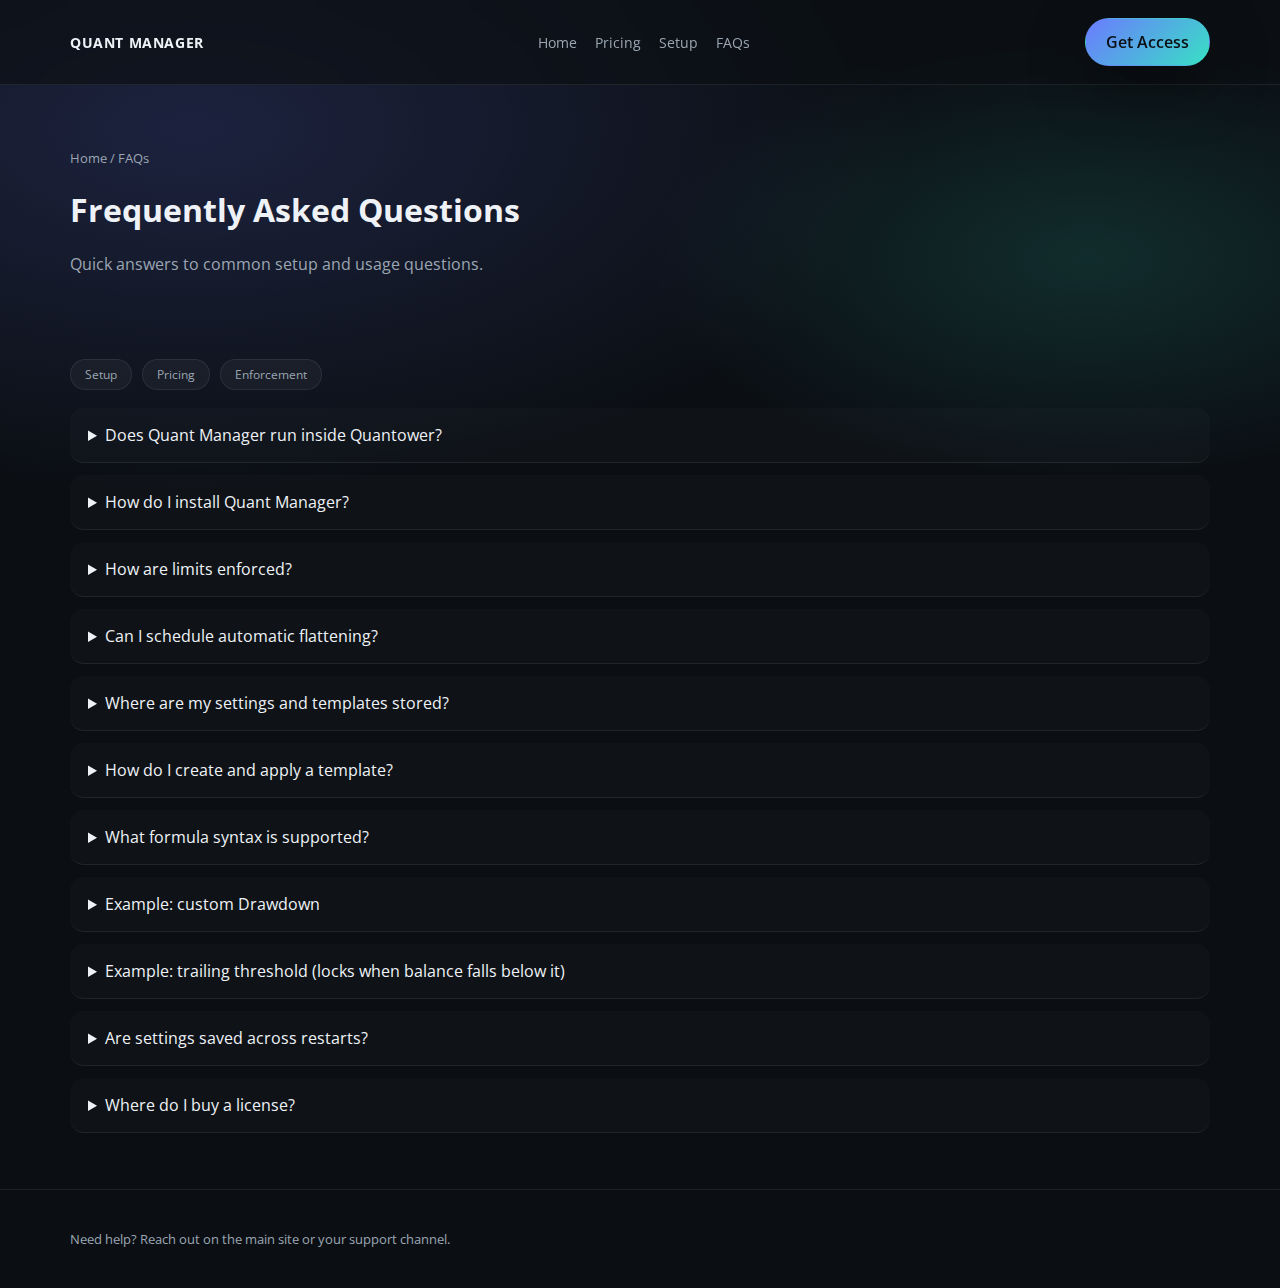
<file: faq.html>
<!DOCTYPE html>
<html lang="en">
  <head>
    <meta charset="UTF-8" />
    <meta name="viewport" content="width=device-width, initial-scale=1" />
    <title>Quant Manager — FAQs</title>
    <link rel="stylesheet" href="./styles.css" />
  </head>
  <body>
    <header class="nav">
      <div class="container nav-inner">
        <div class="logo">Quant Manager</div>
        <nav class="nav-links">
          <a href="./index.html">Home</a>
          <a href="./pricing.html">Pricing</a>
          <a href="./setup.html">Setup</a>
          <a href="./faq.html">FAQs</a>
        </nav>
        <a class="btn" href="https://ldqtrading.gumroad.com/l/quantmanager?wanted=true" target="_blank" rel="noreferrer">Get Access</a>
      </div>
    </header>

    <main class="container">
      <section class="page-hero">
        <div class="breadcrumbs">Home / FAQs</div>
        <h1>Frequently Asked Questions</h1>
        <p class="muted">Quick answers to common setup and usage questions.</p>
      </section>

      <section class="section">
        <div class="pill-row">
          <span class="pill">Setup</span>
          <span class="pill">Pricing</span>
          <span class="pill">Enforcement</span>
        </div>
        <details class="faq-item">
          <summary>
            <span class="faq-question">Does Quant Manager run inside Quantower?</span>
            <span class="faq-icon" aria-hidden="true"></span>
          </summary>
          <div class="faq-answer muted">
            Yes. It is a Quantower plugin that runs locally inside your Quantower instance.
          </div>
        </details>

        <details class="faq-item">
          <summary>
            <span class="faq-question">How do I install Quant Manager?</span>
            <span class="faq-icon" aria-hidden="true"></span>
          </summary>
          <div class="faq-answer muted">
            <ol>
              <li><strong>Close Quantower</strong> (recommended).</li>
              <li>
                Copy the <code>QuantManager</code> folder to:
                <code>Quantower\Settings\Scripts\plug-ins\QuantManager</code>
              </li>
              <li>
                Confirm this file exists after copying:
                <code>QuantManager\QuantManager.dll</code>
              </li>
              <li>Open Quantower.</li>
              <li>
                Open the plugin panel(s): <strong>Quant Manager</strong> and (optional) <strong>Edit Account</strong>.
              </li>
            </ol>
          </div>
        </details>

        <details class="faq-item">
          <summary>
            <span class="faq-question">How are limits enforced?</span>
            <span class="faq-icon" aria-hidden="true"></span>
          </summary>
          <div class="faq-answer muted">
            The plugin monitors account P&amp;L and balance metrics and locks/flattens accounts when limits are breached.
          </div>
        </details>

        <details class="faq-item">
          <summary>
            <span class="faq-question">Can I schedule automatic flattening?</span>
            <span class="faq-icon" aria-hidden="true"></span>
          </summary>
          <div class="faq-answer muted">
            Yes. Set a date/time per account and the scheduler will flatten when the time is reached.
          </div>
        </details>

        <details class="faq-item">
          <summary>
            <span class="faq-question">Where are my settings and templates stored?</span>
            <span class="faq-icon" aria-hidden="true"></span>
          </summary>
          <div class="faq-answer muted">
            <ul>
              <li>
                <strong>Settings</strong>: saved locally alongside the plugin so they persist across restarts.
              </li>
              <li>
                <strong>Templates</strong>: stored as JSON files in the templates folder next to the plugin.
                You can share/import by copying the JSON files.
              </li>
            </ul>
          </div>
        </details>

        <details class="faq-item">
          <summary>
            <span class="faq-question">How do I create and apply a template?</span>
            <span class="faq-icon" aria-hidden="true"></span>
          </summary>
          <div class="faq-answer muted">
            <ol>
              <li>Open <strong>Edit Account</strong>.</li>
              <li>Set firm/type, limits, formulas, and trailing settings.</li>
              <li>Set a <strong>Template Name</strong>, then choose <strong>Save template</strong>.</li>
              <li>In Quant Manager: right-click account(s) → <strong>Apply template</strong>.</li>
              <li>If you copied a template JSON into the folder: choose <strong>Refresh templates</strong>.</li>
            </ol>
          </div>
        </details>

        <details class="faq-item">
          <summary>
            <span class="faq-question">What formula syntax is supported?</span>
            <span class="faq-icon" aria-hidden="true"></span>
          </summary>
          <div class="faq-answer muted">
            Use <code>IF()</code>, <code>MAX()</code>, <code>MIN()</code>, parentheses, + - * / %, and comparisons
            (<code>&lt;</code>, <code>&gt;</code>, <code>&lt;=</code>, <code>&gt;=</code>, <code>==</code>, <code>!=</code>).
            Comparisons evaluate to 1 (true) or 0 (false).
          </div>
        </details>

        <details class="faq-item">
          <summary>
            <span class="faq-question">Example: custom Drawdown</span>
            <span class="faq-icon" aria-hidden="true"></span>
          </summary>
          <div class="faq-answer muted">
            Track drawdown off your peak balance:
            <br />
            <code class="code-block">MAX(0, [peak] - [balance])</code>
          </div>
        </details>

        <details class="faq-item">
          <summary>
            <span class="faq-question">Example: trailing threshold (locks when balance falls below it)</span>
            <span class="faq-icon" aria-hidden="true"></span>
          </summary>
          <div class="faq-answer muted">
            A simple “trail by $300 from peak” threshold:
            <br />
            <code class="code-block">MAX([peak], [balance]) - 300</code>
          </div>
        </details>

        <details class="faq-item">
          <summary>
            <span class="faq-question">Are settings saved across restarts?</span>
            <span class="faq-icon" aria-hidden="true"></span>
          </summary>
          <div class="faq-answer muted">
            Yes. Account settings and enforcement flags are persisted to local storage.
          </div>
        </details>

        <details class="faq-item">
          <summary>
            <span class="faq-question">Where do I buy a license?</span>
            <span class="faq-icon" aria-hidden="true"></span>
          </summary>
          <div class="faq-answer muted">
            Use the <strong>Get Access</strong> button in the header to purchase/download.
          </div>
        </details>
      </section>
    </main>

    <footer class="footer">
      <div class="container">
        <div>Need help? Reach out on the main site or your support channel.</div>
      </div>
    </footer>
  </body>
</html>
</file>
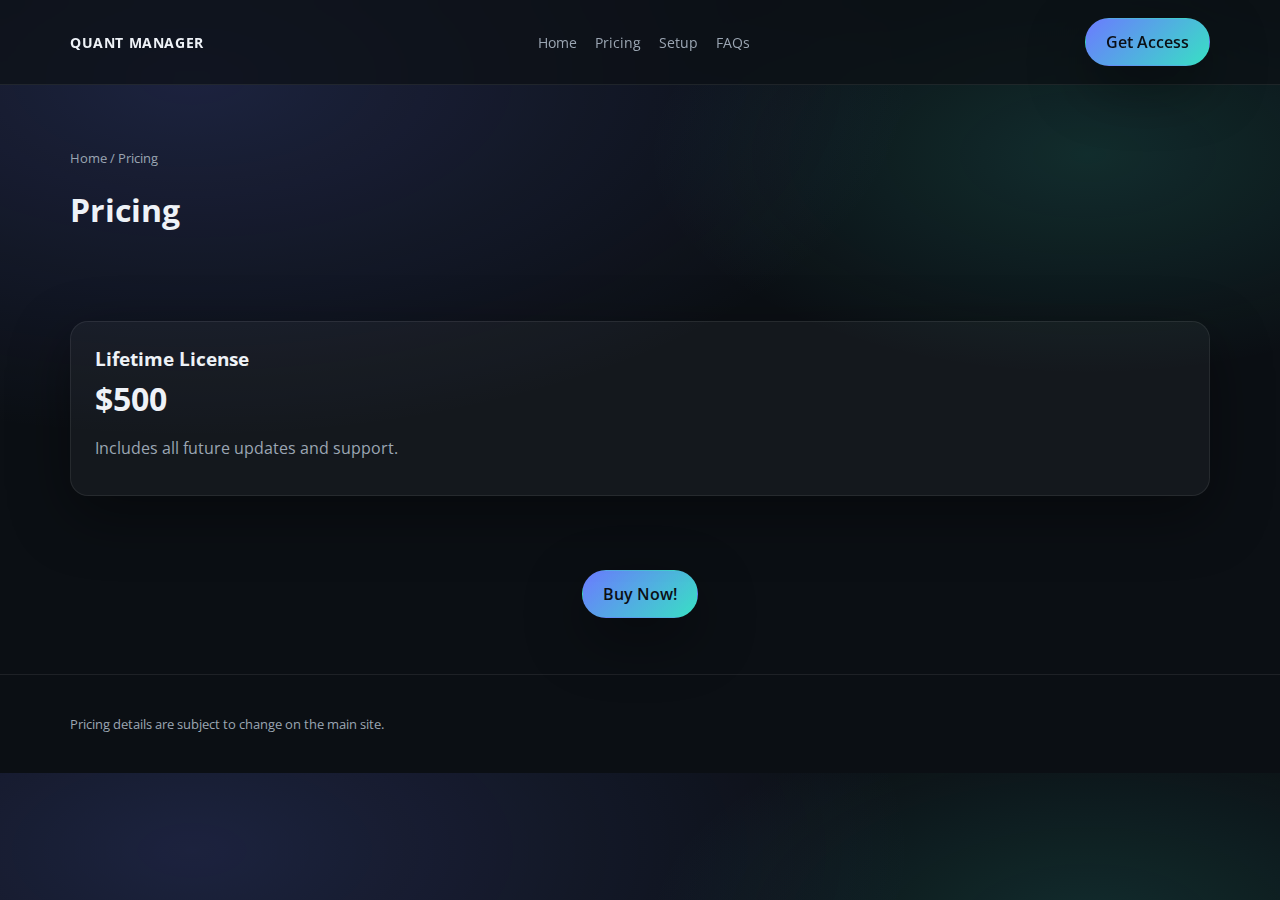
<file: pricing.html>
<!DOCTYPE html>
<html lang="en">
  <head>
    <meta charset="UTF-8" />
    <meta name="viewport" content="width=device-width, initial-scale=1" />
    <title>Quant Manager — Pricing</title>
    <link rel="stylesheet" href="./styles.css" />
  </head>
  <body>
    <header class="nav">
      <div class="container nav-inner">
        <div class="logo">Quant Manager</div>
        <nav class="nav-links">
          <a href="./index.html">Home</a>
          <a href="./pricing.html">Pricing</a>
          <a href="./setup.html">Setup</a>
          <a href="./faq.html">FAQs</a>
        </nav>
        <a class="btn" href="https://ldqtrading.gumroad.com/l/quantmanager?wanted=true" target="_blank" rel="noreferrer">Get Access</a>
      </div>
    </header>

    <main class="container">
      <section class="page-hero">
        <div class="breadcrumbs">Home / Pricing</div>
        <h1>Pricing</h1>
      </section>

      <section class="section pricing">
        <div class="price-card">
          <h3>Lifetime License</h3>
          <div class="price">$500</div>
          <p class="muted">Includes all future updates and support.</p>
      </section>

      <section class="section pricing-cta">
        <a class="btn" href="https://ldqtrading.gumroad.com/l/quantmanager?wanted=true" target="_blank" rel="noreferrer">Buy Now!</a>
      </section>
    </main>

    <footer class="footer">
      <div class="container">
        <div>Pricing details are subject to change on the main site.</div>
      </div>
    </footer>
  </body>
</html>
</file>
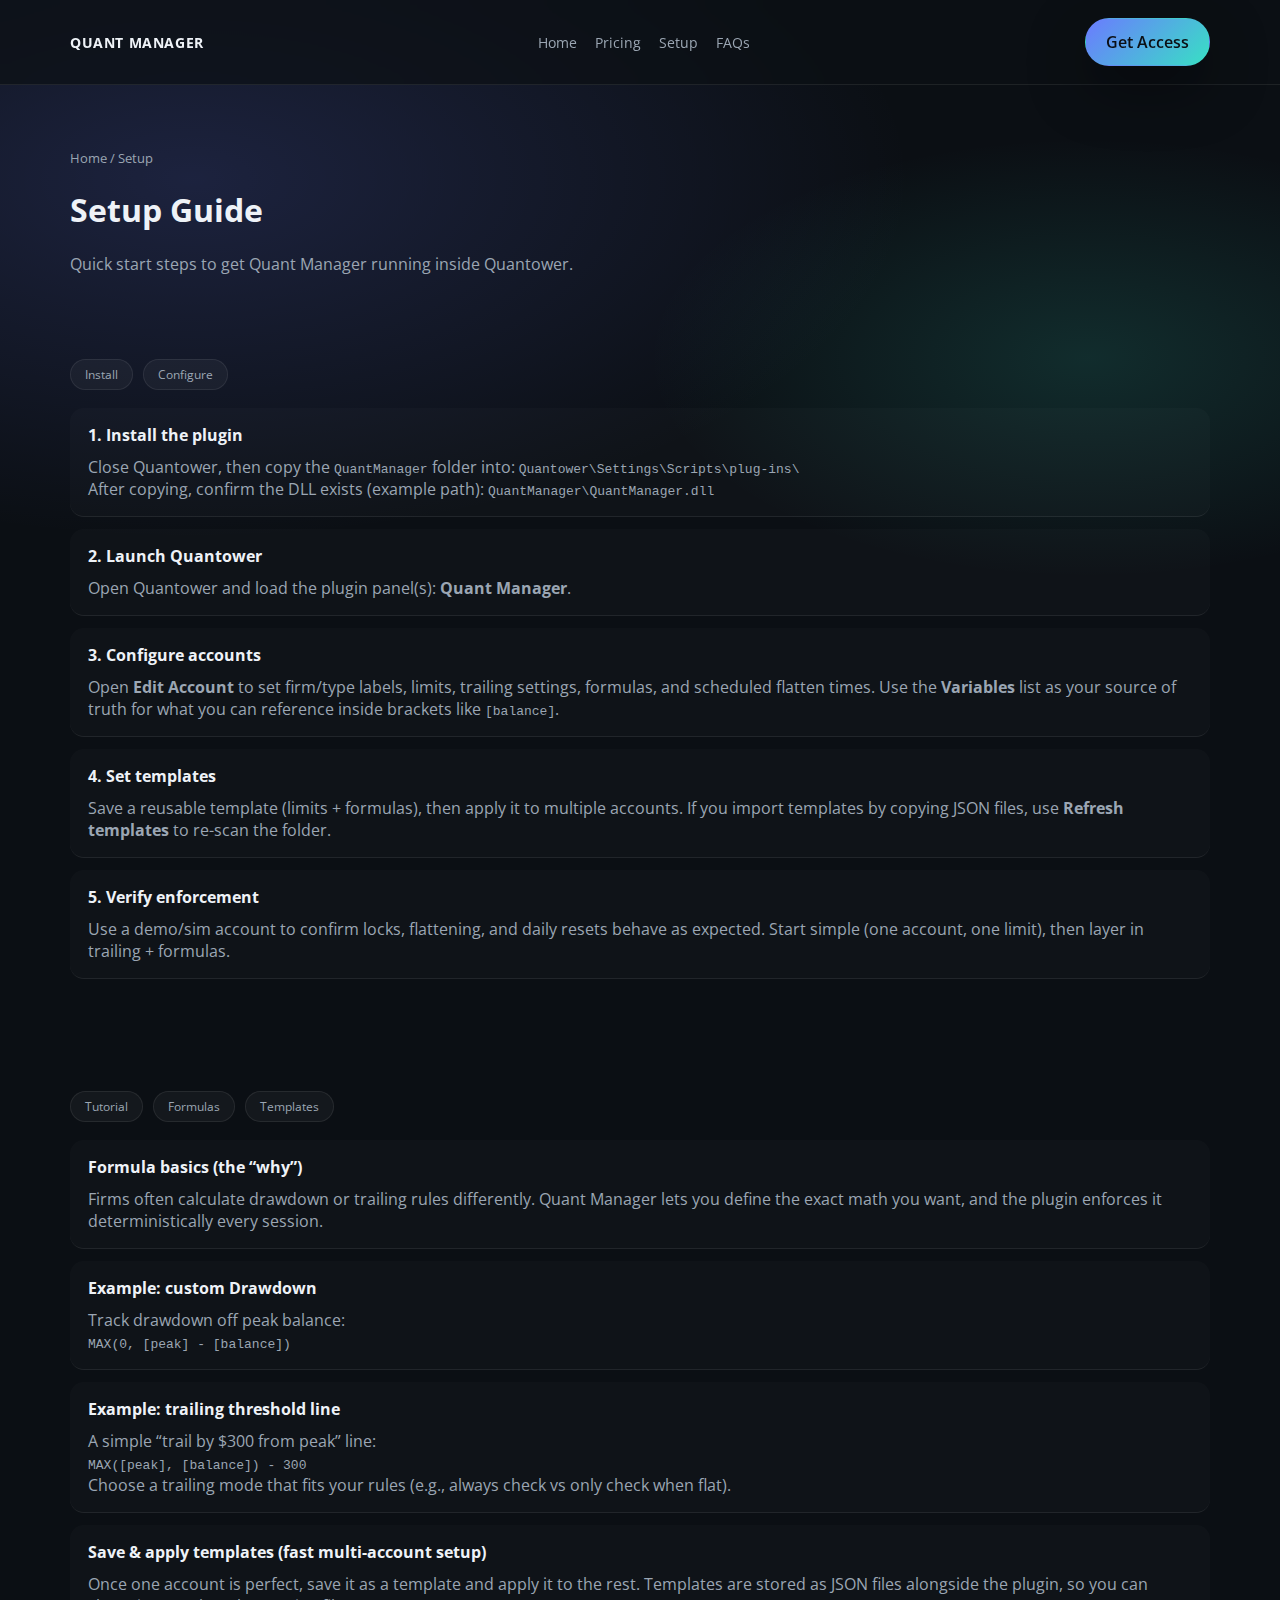
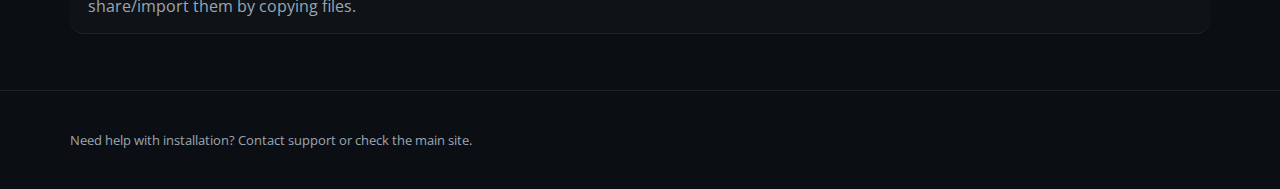
<file: setup.html>
<!DOCTYPE html>
<html lang="en">
  <head>
    <meta charset="UTF-8" />
    <meta name="viewport" content="width=device-width, initial-scale=1" />
    <title>Quant Manager — Setup Guide</title>
    <link rel="stylesheet" href="./styles.css" />
  </head>
  <body>
    <header class="nav">
      <div class="container nav-inner">
        <div class="logo">Quant Manager</div>
        <nav class="nav-links">
          <a href="./index.html">Home</a>
          <a href="./pricing.html">Pricing</a>
          <a href="./setup.html">Setup</a>
          <a href="./faq.html">FAQs</a>
        </nav>
        <a class="btn" href="https://ldqtrading.gumroad.com/l/quantmanager?wanted=true" target="_blank" rel="noreferrer">Get Access</a>
      </div>
    </header>

    <main class="container">
      <section class="page-hero">
        <div class="breadcrumbs">Home / Setup</div>
        <h1>Setup Guide</h1>
        <p class="muted">Quick start steps to get Quant Manager running inside Quantower.</p>
      </section>

      <section class="section">
        <div class="pill-row">
          <span class="pill">Install</span>
          <span class="pill">Configure</span>
        </div>
        <div class="setup-step">
          <strong>1. Install the plugin</strong>
          <div class="muted">
            Close Quantower, then copy the <code>QuantManager</code> folder into:
            <code>Quantower\Settings\Scripts\plug-ins\</code>
            <br />
            After copying, confirm the DLL exists (example path):
            <code>QuantManager\QuantManager.dll</code>
          </div>
        </div>
        <div class="setup-step">
          <strong>2. Launch Quantower</strong>
          <div class="muted">
            Open Quantower and load the plugin panel(s):
            <strong>Quant Manager</strong>.
          </div>
        </div>
        <div class="setup-step">
          <strong>3. Configure accounts</strong>
          <div class="muted">
            Open <strong>Edit Account</strong> to set firm/type labels, limits, trailing settings, formulas, and scheduled flatten times.
            Use the <strong>Variables</strong> list as your source of truth for what you can reference inside brackets like <code>[balance]</code>.
          </div>
        </div>
        <div class="setup-step">
          <strong>4. Set templates</strong>
          <div class="muted">
            Save a reusable template (limits + formulas), then apply it to multiple accounts.
            If you import templates by copying JSON files, use <strong>Refresh templates</strong> to re-scan the folder.
          </div>
        </div>
        <div class="setup-step">
          <strong>5. Verify enforcement</strong>
          <div class="muted">
            Use a demo/sim account to confirm locks, flattening, and daily resets behave as expected.
            Start simple (one account, one limit), then layer in trailing + formulas.
          </div>
        </div>
      </section>

      <section class="section">
        <div class="pill-row">
          <span class="pill">Tutorial</span>
          <span class="pill">Formulas</span>
          <span class="pill">Templates</span>
        </div>

        <div class="setup-step">
          <strong>Formula basics (the “why”)</strong>
          <div class="muted">
            Firms often calculate drawdown or trailing rules differently. Quant Manager lets you define the exact math you want,
            and the plugin enforces it deterministically every session.
          </div>
        </div>

        <div class="setup-step">
          <strong>Example: custom Drawdown</strong>
          <div class="muted">
            Track drawdown off peak balance:
            <br />
            <code class="code-block">MAX(0, [peak] - [balance])</code>
          </div>
        </div>

        <div class="setup-step">
          <strong>Example: trailing threshold line</strong>
          <div class="muted">
            A simple “trail by $300 from peak” line:
            <br />
            <code class="code-block">MAX([peak], [balance]) - 300</code>
            <br />
            Choose a trailing mode that fits your rules (e.g., always check vs only check when flat).
          </div>
        </div>

        <div class="setup-step">
          <strong>Save &amp; apply templates (fast multi-account setup)</strong>
          <div class="muted">
            Once one account is perfect, save it as a template and apply it to the rest.
            Templates are stored as JSON files alongside the plugin, so you can share/import them by copying files.
          </div>
        </div>
      </section>
    </main>

    <footer class="footer">
      <div class="container">
        <div>Need help with installation? Contact support or check the main site.</div>
      </div>
    </footer>
  </body>
</html>
</file>
<file: styles.css>
@import url("https://fonts.googleapis.com/css2?family=Open+Sans:wght@400;600;700&display=swap");
/* Quant Manager marketing site styles */
:root {
  --bg: #0b0f14;
  --bg-soft: #0f141c;
  --panel: rgba(255, 255, 255, 0.04);
  --text: #eef2f7;
  --muted: #9ba6b3;
  --accent: #6b7bff;
  --accent-2: #38e0c4;
  --accent-3: #f6c94c;
  --border: rgba(255, 255, 255, 0.08);
  --shadow: 0 20px 60px rgba(0, 0, 0, 0.4);
}

* {
  box-sizing: border-box;
}

html, body {
  margin: 0;
  padding: 0;
  font-family: "Open Sans", "Segoe UI", Arial, sans-serif;
  background: radial-gradient(1200px 600px at 15% 10%, rgba(107, 123, 255, 0.18), transparent 60%),
    radial-gradient(800px 400px at 85% 20%, rgba(56, 224, 196, 0.14), transparent 55%),
    var(--bg);
  color: var(--text);
}

a {
  color: inherit;
  text-decoration: none;
}

img {
  max-width: 100%;
  display: block;
  border-radius: 12px;
}

.container {
  width: min(1140px, 92%);
  margin: 0 auto;
}

.nav {
  position: sticky;
  top: 0;
  backdrop-filter: blur(12px);
  background: rgba(11, 15, 20, 0.7);
  border-bottom: 1px solid var(--border);
  z-index: 10;
}

.nav-inner {
  display: flex;
  align-items: center;
  justify-content: space-between;
  padding: 18px 0;
}

.logo {
  font-weight: 700;
  letter-spacing: 0.6px;
  text-transform: uppercase;
  font-size: 14px;
}

.nav-links {
  display: flex;
  gap: 18px;
  font-size: 14px;
  color: var(--muted);
}

.nav-links a:hover {
  color: var(--text);
}

.btn {
  display: inline-flex;
  align-items: center;
  gap: 10px;
  padding: 12px 20px;
  border-radius: 999px;
  border: 1px solid transparent;
  background: linear-gradient(135deg, var(--accent), var(--accent-2));
  color: #0b0f14;
  font-weight: 600;
  box-shadow: var(--shadow);
}

.btn.secondary {
  background: rgba(255, 255, 255, 0.06);
  border-color: var(--border);
  color: var(--text);
  box-shadow: none;
}

.btn.hover-accent {
  background: rgba(255, 255, 255, 0.06);
  border-color: var(--border);
  color: var(--text);
  box-shadow: none;
}

.btn.hover-accent:hover {
  background: linear-gradient(135deg, var(--accent), var(--accent-2));
  border-color: transparent;
  color: #0b0f14;
  box-shadow: var(--shadow);
}

.hero {
  padding: 88px 0 40px;
  display: grid;
  grid-template-columns: 1fr 1fr;
  gap: 36px;
  align-items: center;
  min-height: 70vh;
}

.hero h1 {
  font-size: clamp(30px, 4.2vw, 52px);
  margin: 0 0 14px;
}

.hero p {
  color: var(--muted);
  line-height: 1.7;
  margin: 0 0 22px;
}

.hero-image {
  width: 100%;
  height: 100%;
  object-fit: contain;
  border-radius: 12px;
  align-self: stretch;
}

.section {
  padding: 56px 0;
}

.section h2 {
  margin: 0 0 16px;
  font-size: 28px;
}

.features-heading {
  font-size: clamp(36px, 4.8vw, 56px);
  font-weight: 700;
  letter-spacing: -0.5px;
  margin-bottom: 30px;
  text-align: center;
}

.section p {
  color: var(--muted);
  line-height: 1.6;
}

.grid {
  display: grid;
  gap: 22px;
  grid-template-columns: repeat(auto-fit, minmax(240px, 1fr));
}

.feature-split {
  display: grid;
  grid-template-columns: minmax(360px, 1.2fr) minmax(300px, 1fr);
  gap: 40px;
  align-items: center;
  min-height: 520px;
  position: relative;
}

.feature-split::before {
  content: "";
  position: absolute;
  inset: -200px -160px;
  background: radial-gradient(560px 260px at 20% 40%, rgba(107, 123, 255, 0.16), transparent 75%),
    radial-gradient(560px 260px at 80% 55%, rgba(56, 224, 196, 0.12), transparent 75%);
  filter: blur(24px);
  opacity: 0.8;
  pointer-events: none;
  z-index: 0;
}

.feature-image {
  background: transparent;
  border: 0;
  border-radius: 0;
  padding: 0;
  box-shadow: none;
  position: relative;
  z-index: 1;
}

.feature-image img {
  width: 100%;
  height: auto;
  display: block;
  border-radius: 12px;
}

.feature-image.is-compact img {
  max-height: 280px;
  object-fit: contain;
}

.feature-list {
  display: grid;
  gap: 0;
  border-top: 1px solid rgba(255, 255, 255, 0.08);
  position: relative;
  z-index: 1;
}

.feature-item {
  text-align: left;
  border: 0;
  border-bottom: 1px solid rgba(255, 255, 255, 0.08);
  background: transparent;
  padding: 24px 6px 24px 20px;
  color: var(--text);
  cursor: pointer;
  position: relative;
  transition: color 0.2s ease, transform 0.2s ease;
}

.feature-item:hover {
  color: #ffffff;
  transform: translateY(-1px);
}

.feature-item.is-active {
  color: #ffffff;
}

.feature-item.is-active::before {
  content: "";
  position: absolute;
  left: 0;
  top: 28px;
  width: 8px;
  height: 8px;
  border-radius: 999px;
  background: rgba(107, 123, 255, 0.9);
  box-shadow: 0 0 0 8px rgba(107, 123, 255, 0.15);
}

.feature-title {
  display: block;
  font-size: 22px;
  font-weight: 600;
  margin-bottom: 10px;
}

.feature-description {
  display: none;
  color: var(--muted);
  line-height: 1.6;
  font-size: 16px;
}

.feature-item.is-active .feature-description {
  display: block;
}

.fade-section {
  opacity: 0;
  transform: translateY(26px);
  transition: opacity 0.7s ease, transform 0.7s ease;
  will-change: opacity, transform;
}

.fade-section.is-visible {
  opacity: 1;
  transform: translateY(0);
}

@media (prefers-reduced-motion: reduce) {
  .fade-section {
    opacity: 1;
    transform: none;
    transition: none;
  }
}

.enforcement-section {
  margin-top: 20px;
  min-height: 85vh;
  display: flex;
  flex-direction: column;
  justify-content: center;
  padding: 32px 0;
  position: relative;
  overflow: visible;
}

.enforcement-section::before {
  content: "";
  position: absolute;
  inset: -260px -220px;
  background: radial-gradient(660px 320px at 20% 45%, rgba(107, 123, 255, 0.12), transparent 80%),
    radial-gradient(660px 320px at 80% 50%, rgba(56, 224, 196, 0.1), transparent 80%);
  filter: blur(28px);
  opacity: 0.7;
  pointer-events: none;
  z-index: 0;
}

.enforcement-section > * {
  position: relative;
  z-index: 1;
}

.enforcement-heading {
  text-align: center;
  font-size: clamp(32px, 4.2vw, 56px);
  margin: -12px 0 32px;
}

.section-toggle {
  display: grid;
  grid-template-columns: repeat(auto-fit, minmax(260px, 1fr));
  gap: 24px;
  align-items: stretch;
  margin-bottom: 28px;
  padding-bottom: 28px;
  position: relative;
}

.section-toggle::after {
  content: "";
  position: absolute;
  left: 6%;
  right: 6%;
  bottom: 0;
  height: 1px;
  background: linear-gradient(90deg, transparent, rgba(255, 255, 255, 0.14), transparent);
  opacity: 0.6;
}

.toggle-btn {
  border-radius: 999px;
  padding: 18px 26px;
  border: 1px solid var(--border);
  background: rgba(255, 255, 255, 0.06);
  color: var(--text);
  font-weight: 600;
  font-size: 16px;
  cursor: pointer;
  transition: transform 0.2s ease, border-color 0.2s ease, background 0.2s ease;
}

.toggle-btn:hover {
  transform: translateY(-1px);
  border-color: rgba(107, 123, 255, 0.4);
}

.toggle-btn.is-active {
  border-color: transparent;
  background: linear-gradient(135deg, var(--accent), var(--accent-2));
  color: #0b0f14;
  box-shadow: var(--shadow);
}

.toggle-panel {
  display: none;
  position: relative;
  z-index: 1;
}

.toggle-panel.is-active {
  display: block;
}

.toggle-panel::before {
  content: "";
  position: absolute;
  inset: -140px -120px;
  background: radial-gradient(480px 240px at 20% 30%, rgba(107, 123, 255, 0.12), transparent 75%),
    radial-gradient(480px 240px at 80% 35%, rgba(56, 224, 196, 0.1), transparent 75%);
  filter: blur(22px);
  opacity: 0.75;
  pointer-events: none;
  z-index: 0;
}

.toggle-panel > * {
  position: relative;
  z-index: 1;
}

.feature-grid {
  margin-top: 30px;
  display: grid;
  gap: 28px;
  grid-template-columns: repeat(auto-fit, minmax(260px, 1fr));
}

.mini-feature {
  border-radius: 18px;
  border: 1px solid rgba(255, 255, 255, 0.08);
  background: rgba(255, 255, 255, 0.02);
  padding: 24px;
  text-align: left;
  color: var(--text);
  cursor: pointer;
  transition: transform 0.2s ease, border-color 0.2s ease, background 0.2s ease;
}

.mini-feature:hover {
  transform: translateY(-2px);
  border-color: rgba(107, 123, 255, 0.45);
  background: rgba(107, 123, 255, 0.08);
}

.mini-feature strong {
  display: block;
  font-size: 20px;
  margin-bottom: 10px;
}

.mini-feature span {
  color: var(--muted);
  line-height: 1.6;
  font-size: 15px;
}

.feature-modal {
  position: fixed;
  inset: 0;
  display: flex;
  align-items: center;
  justify-content: center;
  background: rgba(8, 12, 18, 0.6);
  opacity: 0;
  pointer-events: none;
  transition: opacity 0.2s ease;
  z-index: 999;
}

.feature-modal.is-open {
  opacity: 1;
  pointer-events: auto;
}

.feature-modal-card {
  width: min(620px, 92vw);
  background: linear-gradient(145deg, rgba(38, 52, 77, 0.95), rgba(20, 28, 44, 0.98));
  border: 1px solid rgba(255, 255, 255, 0.08);
  border-radius: 20px;
  padding: 28px;
  box-shadow: 0 30px 80px rgba(0, 0, 0, 0.45);
  position: relative;
}

.feature-modal-card h3 {
  margin-top: 0;
  font-size: 24px;
}

.feature-modal-card p {
  color: rgba(255, 255, 255, 0.85);
  line-height: 1.6;
  margin-bottom: 0;
}

.feature-modal-close {
  position: absolute;
  right: 18px;
  top: 16px;
  width: 36px;
  height: 36px;
  border-radius: 999px;
  border: 0;
  background: rgba(255, 255, 255, 0.12);
  color: #fff;
  cursor: pointer;
  font-size: 20px;
}

.modal-open {
  overflow: hidden;
}

.card {
  background: var(--panel);
  border: 1px solid var(--border);
  border-radius: 18px;
  padding: 20px;
  box-shadow: var(--shadow);
  backdrop-filter: blur(8px);
}

.card h3 {
  margin: 0 0 8px;
  font-size: 18px;
}

.card p {
  margin: 0;
  color: var(--muted);
  line-height: 1.5;
}

.callout {
  border-radius: 20px;
  padding: 32px;
  background: linear-gradient(135deg, rgba(107, 123, 255, 0.2), rgba(56, 224, 196, 0.12));
  border: 1px solid var(--border);
  position: relative;
  overflow: hidden;
}

.callout::before {
  content: "";
  position: absolute;
  inset: -180px -150px;
  background: radial-gradient(480px 240px at 25% 45%, rgba(107, 123, 255, 0.14), transparent 75%),
    radial-gradient(480px 240px at 75% 55%, rgba(56, 224, 196, 0.11), transparent 75%);
  filter: blur(20px);
  opacity: 0.8;
  pointer-events: none;
  z-index: 0;
}

.callout > * {
  position: relative;
  z-index: 1;
}

.pricing {
  display: grid;
  gap: 20px;
  grid-template-columns: repeat(auto-fit, minmax(220px, 1fr));
}

.pricing-pills {
  display: grid;
  gap: 18px;
  grid-template-columns: repeat(auto-fit, minmax(220px, 1fr));
  align-items: stretch;
}

.pricing-cta {
  display: flex;
  justify-content: center;
  padding-top: 18px;
}

.pricing-pill {
  display: flex;
  align-items: center;
  gap: 18px;
  padding: 18px 22px;
  border-radius: 14px;
  border: 1px solid rgba(255, 255, 255, 0.18);
  background: rgba(0, 0, 0, 0.25);
  box-shadow: 0 18px 40px rgba(0, 0, 0, 0.35);
}

.pill-price {
  min-width: 86px;
  height: 46px;
  padding: 0 16px;
  border-radius: 999px;
  border: 1px solid rgba(255, 255, 255, 0.35);
  display: inline-flex;
  align-items: center;
  justify-content: center;
  font-weight: 700;
  color: #ffffff;
  background: rgba(0, 0, 0, 0.25);
}

.pill-meta strong {
  font-size: 18px;
  color: #ffffff;
}

.price-card {
  padding: 24px;
  border-radius: 18px;
  background: var(--panel);
  border: 1px solid var(--border);
  box-shadow: var(--shadow);
  position: relative;
  overflow: hidden;
}

.price-card::before {
  content: "";
  position: absolute;
  inset: 0;
  background: radial-gradient(300px 120px at 20% 0%, rgba(107, 123, 255, 0.18), transparent 60%),
    radial-gradient(240px 120px at 90% 10%, rgba(56, 224, 196, 0.18), transparent 60%);
  opacity: 0;
  transition: opacity 0.3s ease;
}

.price-card:hover::before {
  opacity: 1;
}

.price {
  font-size: 32px;
  font-weight: 700;
}

.muted {
  color: var(--muted);
}

.footer {
  padding: 40px 0;
  border-top: 1px solid var(--border);
  color: var(--muted);
  font-size: 13px;
}

.page-hero {
  padding: 64px 0 12px;
}

.breadcrumbs {
  color: var(--muted);
  font-size: 13px;
}

.faq-item {
  border-bottom: 1px solid var(--border);
  padding: 16px 0;
}

.faq-item h4 {
  margin: 0 0 6px;
}

.setup-step {
  display: grid;
  gap: 10px;
  padding: 16px 0;
  border-bottom: 1px solid var(--border);
}

.faq-item,
.setup-step {
  background: rgba(255, 255, 255, 0.02);
  border-radius: 14px;
  padding: 16px 18px;
}

.faq-item + .faq-item,
.setup-step + .setup-step {
  margin-top: 12px;
}

.pricing .price-card h3 {
  margin: 0 0 6px;
}

.pricing .price-card .muted {
  margin-bottom: 10px;
}

.pill-row {
  display: flex;
  flex-wrap: wrap;
  gap: 10px;
  margin-bottom: 18px;
}

.pill {
  padding: 6px 14px;
  border-radius: 999px;
  font-size: 12px;
  border: 1px solid var(--border);
  color: var(--muted);
  background: rgba(255, 255, 255, 0.04);
}

.hero-metrics {
  display: grid;
  grid-template-columns: repeat(auto-fit, minmax(160px, 1fr));
  gap: 12px;
  margin-top: 18px;
}

.metric {
  background: rgba(255, 255, 255, 0.04);
  border: 1px solid var(--border);
  padding: 12px 14px;
  border-radius: 14px;
}

.metric strong {
  display: block;
  font-size: 16px;
}

.feature-row {
  display: flex;
  flex-direction: row-reverse;
  gap: 14px;
  margin-top: 18px;
  flex-wrap: wrap;
}

.feature-pill {
  flex: 1 1 180px;
  background: rgba(255, 255, 255, 0.05);
  border: 1px solid var(--border);
  border-radius: 16px;
  padding: 12px 14px;
  min-width: 180px;
}

.feature-pill strong {
  display: block;
  font-size: 14px;
  margin-bottom: 4px;
}

.accent-section {
  margin: 48px 0;
  padding: 32px;
  border-radius: 22px;
  background: linear-gradient(135deg, rgba(107, 123, 255, 0.18), rgba(246, 201, 76, 0.12));
  border: 1px solid var(--border);
}

.accent-section h2 {
  margin-top: 0;
}

.feature-showcase {
  display: grid;
  gap: 18px;
  grid-template-columns: repeat(auto-fit, minmax(240px, 1fr));
  margin-top: 18px;
}

.showcase-card {
  background: var(--panel);
  border: 1px solid var(--border);
  border-radius: 18px;
  padding: 16px;
  box-shadow: var(--shadow);
  display: grid;
  gap: 12px;
}

.showcase-media {
  border-radius: 14px;
  overflow: hidden;
  border: 1px solid rgba(255, 255, 255, 0.05);
  background: rgba(255, 255, 255, 0.02);
}

.showcase-media img {
  border-radius: 0;
  width: 100%;
  height: 180px;
  object-fit: cover;
}

@media (max-width: 720px) {
  .nav-links {
    display: none;
  }

  .hero {
    grid-template-columns: 1fr;
    min-height: auto;
  }

  .hero-image {
    height: auto;
  }

  .feature-split {
    grid-template-columns: 1fr;
    min-height: auto;
    gap: 24px;
  }
}
</file>
